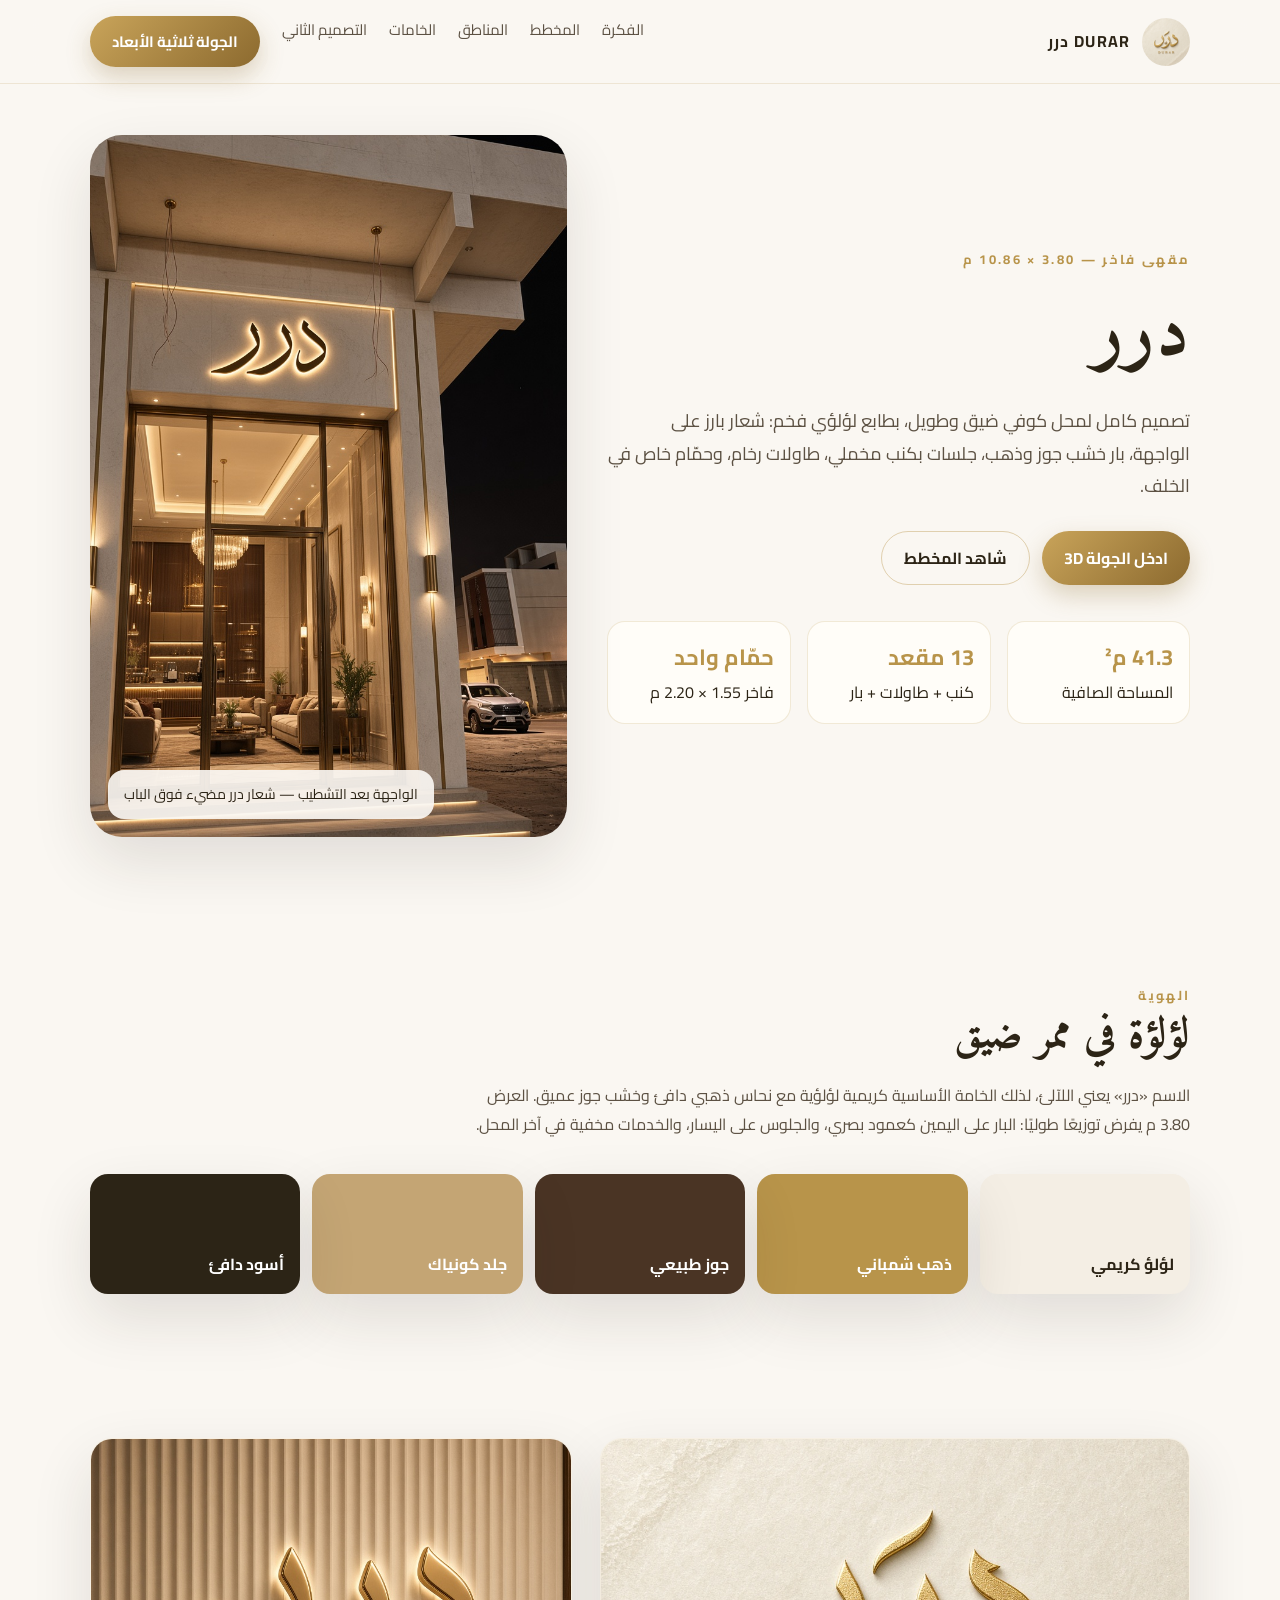
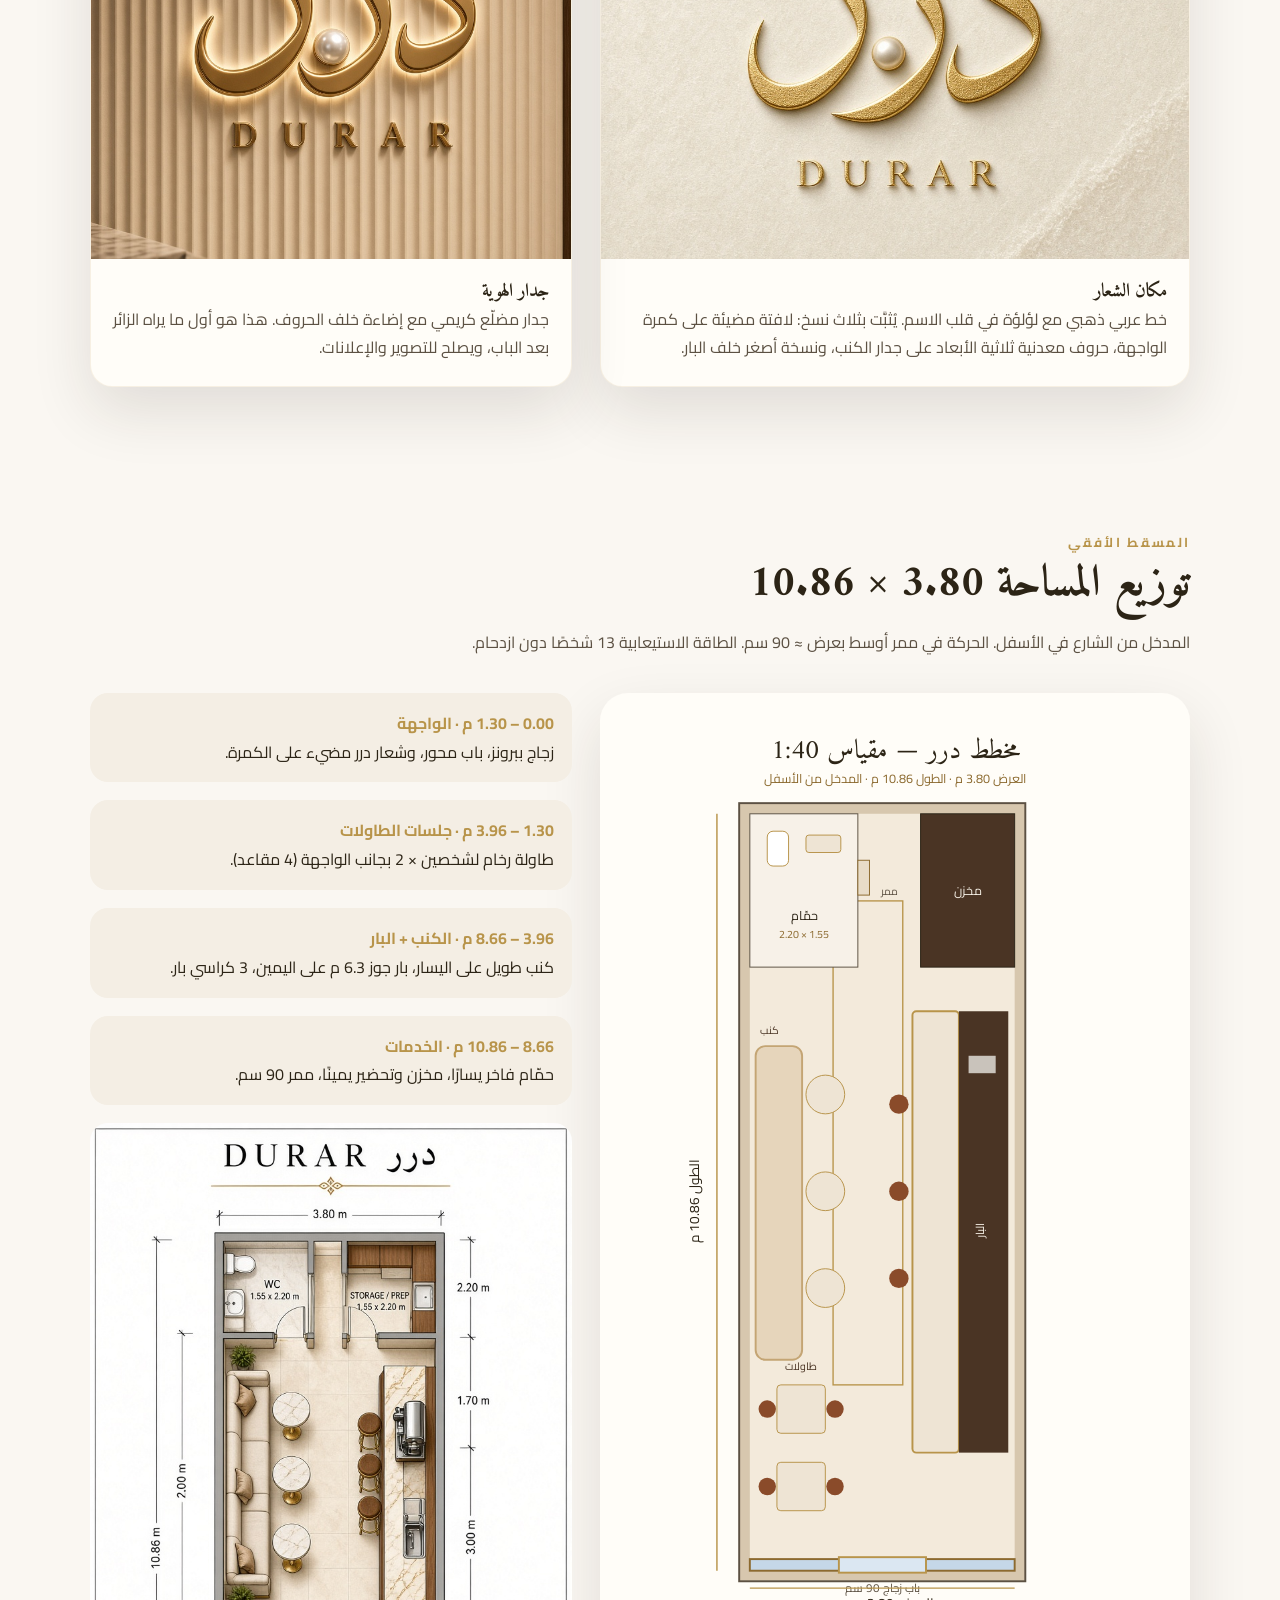
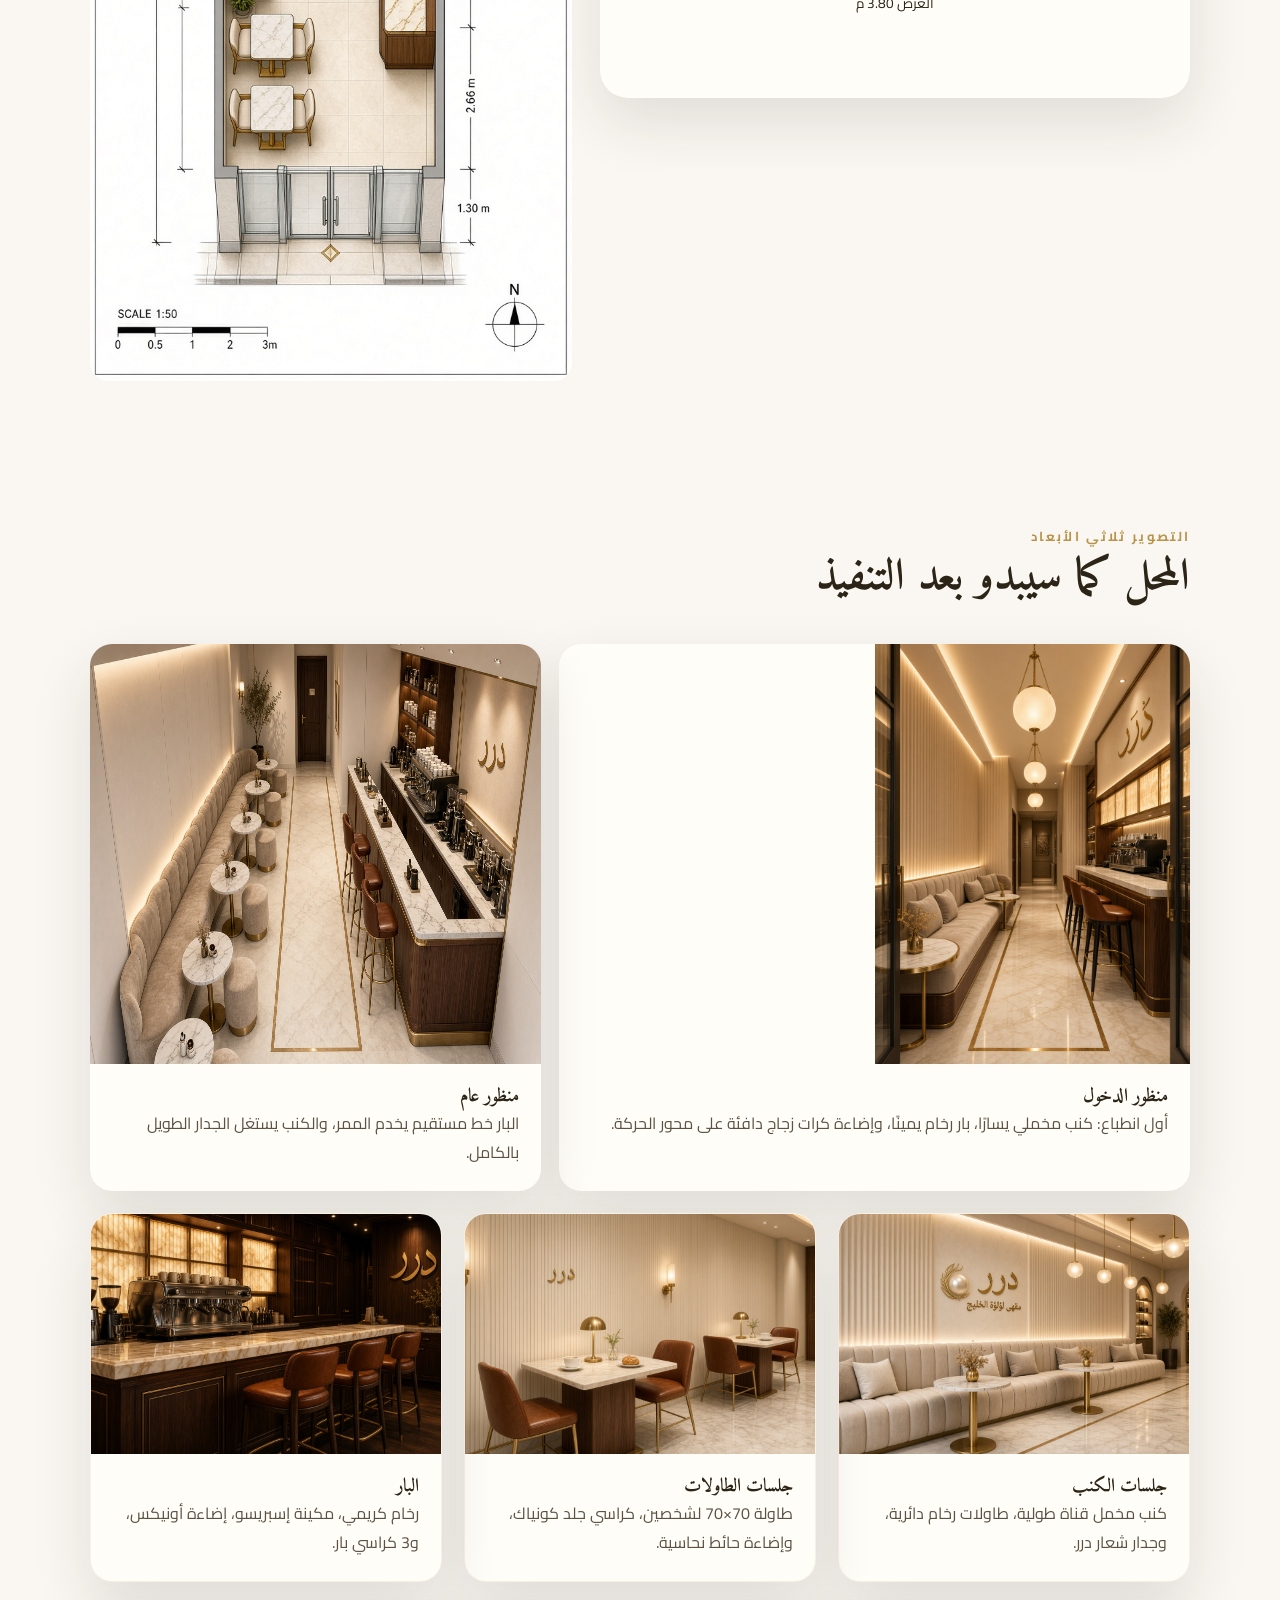
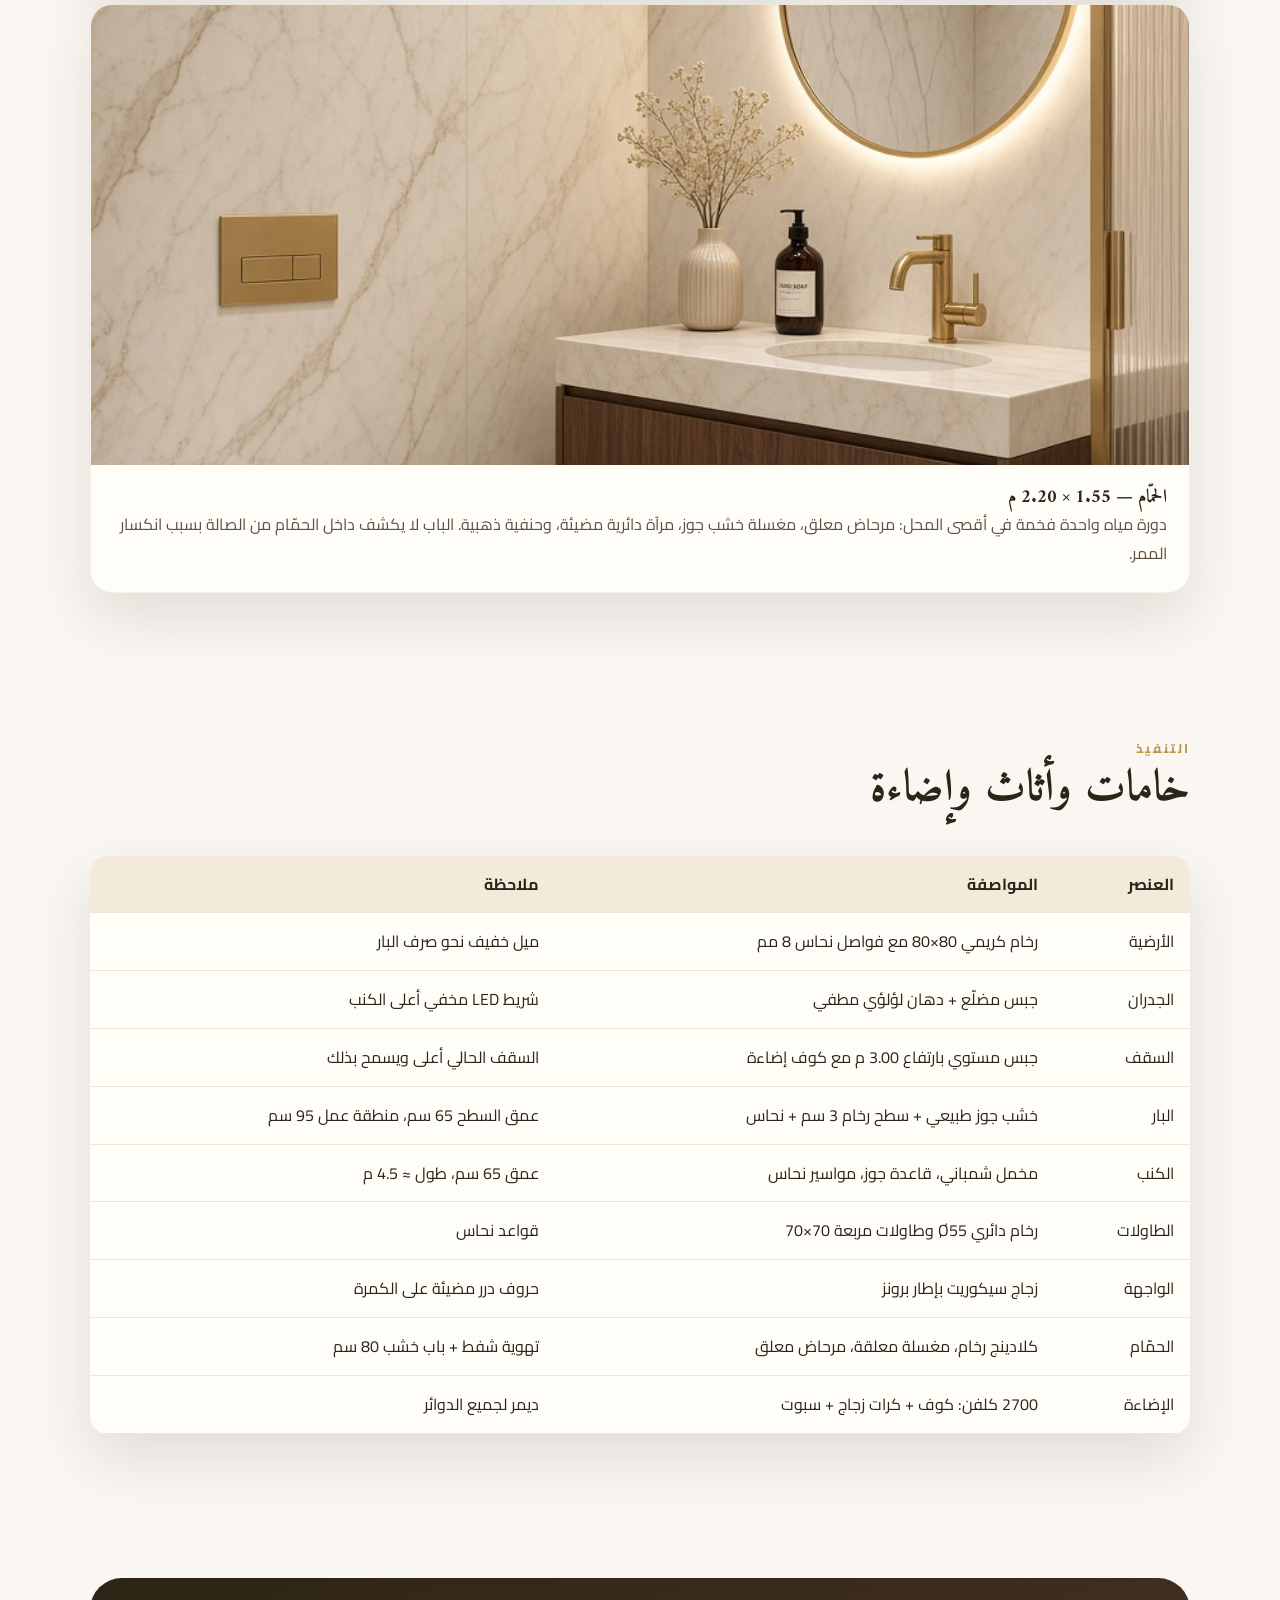
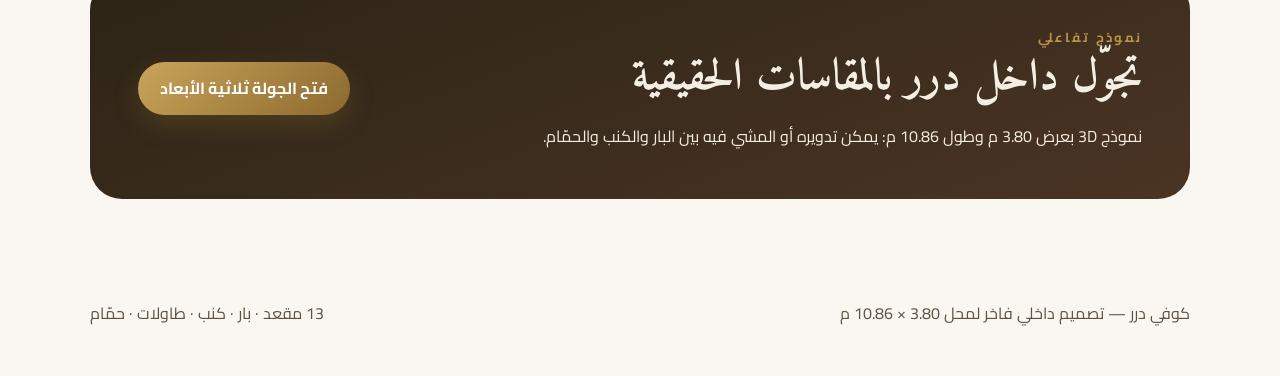
<file: index.html>
<!DOCTYPE html>
<html lang="ar" dir="rtl">
<head>
  <meta charset="UTF-8" />
  <meta name="viewport" content="width=device-width, initial-scale=1" />
  <title>درر — تصميم محل كوفي فخم</title>
  <link rel="preconnect" href="https://fonts.googleapis.com" />
  <link rel="preconnect" href="https://fonts.gstatic.com" crossorigin />
  <link href="https://fonts.googleapis.com/css2?family=Amiri:wght@700&family=Cairo:wght@400;600;700&display=swap" rel="stylesheet" />
  <link rel="stylesheet" href="css/style.css" />
</head>
<body>
  <nav class="nav">
    <div class="brand">
      <img src="assets/images/durar-logo.png" alt="شعار درر" />
      <span>DURAR درر</span>
    </div>
    <div class="nav-links">
      <a href="#concept">الفكرة</a>
      <a href="#plan">المخطط</a>
      <a href="#zones">المناطق</a>
      <a href="#materials">الخامات</a>
      <a href="design2.html">التصميم الثاني</a>
      <a href="tour.html" class="btn">الجولة ثلاثية الأبعاد</a>
    </div>
  </nav>

  <header class="hero">
    <div>
      <div class="eyebrow">مقهى فاخر — 3.80 × 10.86 م</div>
      <h1>درر</h1>
      <p class="lead">
        تصميم كامل لمحل كوفي ضيق وطويل، بطابع لؤلؤي فخم: شعار بارز على الواجهة،
        بار خشب جوز وذهب، جلسات بكنب مخملي، طاولات رخام، وحمّام خاص في الخلف.
      </p>
      <div class="hero-actions">
        <a class="btn" href="tour.html">ادخل الجولة 3D</a>
        <a class="btn ghost" href="#plan">شاهد المخطط</a>
      </div>
      <div class="stats">
        <div class="stat"><b>41.3 م²</b>المساحة الصافية</div>
        <div class="stat"><b>13 مقعد</b>كنب + طاولات + بار</div>
        <div class="stat"><b>حمّام واحد</b>فاخر 1.55 × 2.20 م</div>
      </div>
    </div>
    <div class="hero-visual">
      <img src="assets/images/durar-exterior-night.png" alt="واجهة محل درر ليلاً" />
      <div class="badge">الواجهة بعد التشطيب — شعار درر مضيء فوق الباب</div>
    </div>
  </header>

  <section id="concept">
    <div class="section-head">
      <div class="eyebrow">الهوية</div>
      <h2>لؤلؤة في ممر ضيق</h2>
      <p class="muted">
        الاسم «درر» يعني اللآلئ، لذلك الخامة الأساسية كريمية لؤلؤية مع نحاس ذهبي دافئ
        وخشب جوز عميق. العرض 3.80 م يفرض توزيعًا طوليًا: البار على اليمين كعمود بصري،
        والجلوس على اليسار، والخدمات مخفية في آخر المحل.
      </p>
    </div>
    <div class="palette">
      <div class="swatch" style="background:#f4eee4;color:#2c2416">لؤلؤ كريمي</div>
      <div class="swatch" style="background:#b8944a">ذهب شمباني</div>
      <div class="swatch" style="background:#4a3424">جوز طبيعي</div>
      <div class="swatch" style="background:#c4a574">جلد كونياك</div>
      <div class="swatch" style="background:#2c2416">أسود دافئ</div>
    </div>
  </section>

  <section>
    <div class="grid-2">
      <article class="card tall">
        <img src="assets/images/durar-logo.png" alt="شعار درر" />
        <div class="card-body">
          <h3>مكان الشعار</h3>
          <p class="muted">
            خط عربي ذهبي مع لؤلؤة في قلب الاسم. يُثبَّت بثلاث نسخ:
            لافتة مضيئة على كمرة الواجهة، حروف معدنية ثلاثية الأبعاد على جدار الكنب،
            ونسخة أصغر خلف البار.
          </p>
        </div>
      </article>
      <article class="card tall">
        <img src="assets/images/durar-logo-wall.png" alt="جدار شعار درر داخل المحل" />
        <div class="card-body">
          <h3>جدار الهوية</h3>
          <p class="muted">
            جدار مضلّع كريمي مع إضاءة خلف الحروف. هذا هو أول ما يراه الزائر بعد الباب،
            ويصلح للتصوير والإعلانات.
          </p>
        </div>
      </article>
    </div>
  </section>

  <section id="plan">
    <div class="section-head">
      <div class="eyebrow">المسقط الأفقي</div>
      <h2>توزيع المساحة 3.80 × 10.86</h2>
      <p class="muted">
        المدخل من الشارع في الأسفل. الحركة في ممر أوسط بعرض ≈ 90 سم.
        الطاقة الاستيعابية 13 شخصًا دون ازدحام.
      </p>
    </div>
    <div class="grid-2">
      <div class="plan-wrap">
        <svg class="plan-svg" viewBox="0 0 560 980" xmlns="http://www.w3.org/2000/svg" role="img" aria-label="مخطط محل درر">
          <rect width="560" height="980" fill="#fffdf8"/>
          <text x="280" y="42" text-anchor="middle" font-family="Amiri, serif" font-size="28" fill="#2c2416">مخطط درر — مقياس 1:40</text>
          <text x="280" y="68" text-anchor="middle" font-family="Cairo, sans-serif" font-size="13" fill="#8c6a2f">العرض 3.80 م  ·  الطول 10.86 م  ·  المدخل من الأسفل</text>

          <!-- scale: 1m = 72px, origin inner top-left at (130, 100) representing back-left of shop -->
          <g transform="translate(130,100)">
            <!-- outer walls, inner is 273.6 x 781.92 -->
            <rect x="-11" y="-11" width="295.6" height="803.92" fill="#d7c7ae" stroke="#5c5143" stroke-width="2"/>
            <rect x="0" y="0" width="273.6" height="781.92" fill="#f3eadb"/>

            <!-- brass floor inlay -->
            <rect x="86" y="90" width="72" height="500" fill="none" stroke="#b8944a" stroke-width="1.4"/>

            <!-- glass facade at bottom z=0 which is y=781.92 -->
            <rect x="0" y="770" width="273.6" height="12" fill="#c5d7e8" stroke="#8c6a2f" stroke-width="2"/>
            <rect x="92" y="768" width="90" height="16" fill="#dbe7f2" stroke="#b8944a" stroke-width="2"/>
            <text x="137" y="804" text-anchor="middle" font-size="12" fill="#5c5143" font-family="Cairo, sans-serif">باب زجاج 90 سم</text>

            <!-- two square tables near entrance: z=0.9-2.7 => y = 781.92 - z*72 -->
            <rect x="28" y="590" width="50" height="50" rx="4" fill="#eee4d4" stroke="#b8944a"/>
            <rect x="28" y="670" width="50" height="50" rx="4" fill="#eee4d4" stroke="#b8944a"/>
            <circle cx="18" cy="615" r="9" fill="#8a4b2a"/>
            <circle cx="88" cy="615" r="9" fill="#8a4b2a"/>
            <circle cx="18" cy="695" r="9" fill="#8a4b2a"/>
            <circle cx="88" cy="695" r="9" fill="#8a4b2a"/>
            <text x="53" y="575" text-anchor="middle" font-size="11" fill="#4a3424" font-family="Cairo, sans-serif">طاولات</text>

            <!-- sofa left z=3.05 to 7.55 -->
            <rect x="6" y="240" width="48" height="324" rx="10" fill="#e6d5bb" stroke="#c4a574" stroke-width="2"/>
            <circle cx="78" cy="290" r="20" fill="#eee4d4" stroke="#b8944a"/>
            <circle cx="78" cy="390" r="20" fill="#eee4d4" stroke="#b8944a"/>
            <circle cx="78" cy="490" r="20" fill="#eee4d4" stroke="#b8944a"/>
            <text x="30" y="228" font-size="11" fill="#4a3424" font-family="Cairo, sans-serif">كنب</text>

            <!-- bar right z=1.7 to 8.05 -->
            <rect x="168" y="204" width="48" height="456" rx="4" fill="#eee4d4" stroke="#b8944a" stroke-width="2"/>
            <rect x="216" y="204" width="51" height="456" fill="#4a3424"/>
            <circle cx="154" cy="300" r="10" fill="#8a4b2a"/>
            <circle cx="154" cy="390" r="10" fill="#8a4b2a"/>
            <circle cx="154" cy="480" r="10" fill="#8a4b2a"/>
            <rect x="226" y="250" width="28" height="18" fill="#c9c3bb"/>
            <text x="242" y="430" text-anchor="middle" font-size="12" fill="#f4eee4" font-family="Cairo, sans-serif" transform="rotate(-90 242 430)">البار</text>

            <!-- back service z=8.66-10.86 => y=0 to 158.4 -->
            <rect x="0" y="0" width="111.6" height="158.4" fill="#f7f1e8" stroke="#5c5143"/>
            <rect x="176.4" y="0" width="97.2" height="158.4" fill="#4a3424" stroke="#2c2416"/>
            <rect x="18" y="18" width="22" height="36" rx="6" fill="#ffffff" stroke="#b8944a"/>
            <rect x="58" y="22" width="36" height="18" rx="3" fill="#eee4d4" stroke="#b8944a"/>
            <text x="56" y="110" text-anchor="middle" font-size="13" fill="#2c2416" font-family="Cairo, sans-serif">حمّام</text>
            <text x="56" y="128" text-anchor="middle" font-size="11" fill="#8c6a2f" font-family="Cairo, sans-serif">1.55 × 2.20</text>
            <text x="225" y="84" text-anchor="middle" font-size="13" fill="#f4eee4" font-family="Cairo, sans-serif">مخزن</text>
            <text x="144" y="84" text-anchor="middle" font-size="11" fill="#5c5143" font-family="Cairo, sans-serif">ممر</text>
            <rect x="111.6" y="48" width="12" height="36" fill="#e8dcc8" stroke="#8c6a2f"/>
          </g>

          <!-- dimensions -->
          <text x="280" y="920" text-anchor="middle" font-size="14" fill="#2c2416" font-family="Cairo, sans-serif">العرض 3.80 م</text>
          <line x1="130" y1="900" x2="403.6" y2="900" stroke="#b8944a" stroke-width="1.5"/>
          <text x="78" y="500" text-anchor="middle" font-size="14" fill="#2c2416" font-family="Cairo, sans-serif" transform="rotate(-90 78 500)">الطول 10.86 م</text>
          <line x1="96" y1="100" x2="96" y2="882" stroke="#b8944a" stroke-width="1.5"/>
        </svg>
      </div>
      <div class="zones">
        <div class="zone"><b>0.00 – 1.30 م · الواجهة</b><br />زجاج ببرونز، باب محور، وشعار درر مضيء على الكمرة.</div>
        <div class="zone"><b>1.30 – 3.96 م · جلسات الطاولات</b><br />طاولة رخام لشخصين × 2 بجانب الواجهة (4 مقاعد).</div>
        <div class="zone"><b>3.96 – 8.66 م · الكنب + البار</b><br />كنب طويل على اليسار، بار جوز 6.3 م على اليمين، 3 كراسي بار.</div>
        <div class="zone"><b>8.66 – 10.86 م · الخدمات</b><br />حمّام فاخر يسارًا، مخزن وتحضير يمينًا، ممر 90 سم.</div>
        <img src="assets/images/durar-floorplan-accurate.png" alt="مخطط أثاث ملون لمحل درر" style="border-radius:18px" />
      </div>
    </div>
  </section>

  <section id="zones">
    <div class="section-head">
      <div class="eyebrow">التصوير ثلاثي الأبعاد</div>
      <h2>المحل كما سيبدو بعد التنفيذ</h2>
    </div>
    <div class="gallery">
      <article class="shot">
        <img src="assets/images/durar-interior-entrance.png" alt="منظور الدخول إلى المحل" />
        <div class="shot-body">
          <h3>منظور الدخول</h3>
          <p class="muted">أول انطباع: كنب مخملي يسارًا، بار رخام يمينًا، وإضاءة كرات زجاج دافئة على محور الحركة.</p>
        </div>
      </article>
      <article class="shot">
        <img src="assets/images/durar-isometric.png" alt="منظور علوي لكامل المحل" />
        <div class="shot-body">
          <h3>منظور عام</h3>
          <p class="muted">البار خط مستقيم يخدم الممر، والكنب يستغل الجدار الطويل بالكامل.</p>
        </div>
      </article>
    </div>
    <div class="grid-3" style="margin-top:22px">
      <article class="card">
        <img src="assets/images/durar-sofa-lounge.png" alt="جلسات الكنب" />
        <div class="card-body">
          <h3>جلسات الكنب</h3>
          <p class="muted">كنب مخمل قناة طولية، طاولات رخام دائرية، وجدار شعار درر.</p>
        </div>
      </article>
      <article class="card">
        <img src="assets/images/durar-tables.png" alt="جلسات الطاولات" />
        <div class="card-body">
          <h3>جلسات الطاولات</h3>
          <p class="muted">طاولة 70×70 لشخصين، كراسي جلد كونياك، وإضاءة حائط نحاسية.</p>
        </div>
      </article>
      <article class="card">
        <img src="assets/images/durar-bar.png" alt="بار درر" />
        <div class="card-body">
          <h3>البار</h3>
          <p class="muted">رخام كريمي، مكينة إسبريسو، إضاءة أونيكس، و3 كراسي بار.</p>
        </div>
      </article>
    </div>
    <article class="card" style="margin-top:22px">
      <img src="assets/images/durar-bathroom.png" alt="حمام محل درر" style="height:460px;object-fit:cover" />
      <div class="card-body">
        <h3>الحمّام — 1.55 × 2.20 م</h3>
        <p class="muted">
          دورة مياه واحدة فخمة في أقصى المحل: مرحاض معلق، مغسلة خشب جوز، مرآة دائرية مضيئة،
          وحنفية ذهبية. الباب لا يكشف داخل الحمّام من الصالة بسبب انكسار الممر.
        </p>
      </div>
    </article>
  </section>

  <section id="materials">
    <div class="section-head">
      <div class="eyebrow">التنفيذ</div>
      <h2>خامات وأثاث وإضاءة</h2>
    </div>
    <table>
      <thead>
        <tr><th>العنصر</th><th>المواصفة</th><th>ملاحظة</th></tr>
      </thead>
      <tbody>
        <tr><td>الأرضية</td><td>رخام كريمي 80×80 مع فواصل نحاس 8 مم</td><td>ميل خفيف نحو صرف البار</td></tr>
        <tr><td>الجدران</td><td>جبس مضلّع + دهان لؤلؤي مطفي</td><td>شريط LED مخفي أعلى الكنب</td></tr>
        <tr><td>السقف</td><td>جبس مستوي بارتفاع 3.00 م مع كوف إضاءة</td><td>السقف الحالي أعلى ويسمح بذلك</td></tr>
        <tr><td>البار</td><td>خشب جوز طبيعي + سطح رخام 3 سم + نحاس</td><td>عمق السطح 65 سم، منطقة عمل 95 سم</td></tr>
        <tr><td>الكنب</td><td>مخمل شمباني، قاعدة جوز، مواسير نحاس</td><td>عمق 65 سم، طول ≈ 4.5 م</td></tr>
        <tr><td>الطاولات</td><td>رخام دائري Ø55 وطاولات مربعة 70×70</td><td>قواعد نحاس</td></tr>
        <tr><td>الواجهة</td><td>زجاج سيكوريت بإطار برونز</td><td>حروف درر مضيئة على الكمرة</td></tr>
        <tr><td>الحمّام</td><td>كلادينج رخام، مغسلة معلقة، مرحاض معلق</td><td>تهوية شفط + باب خشب 80 سم</td></tr>
        <tr><td>الإضاءة</td><td>2700 كلفن: كوف + كرات زجاج + سبوت</td><td>ديمر لجميع الدوائر</td></tr>
      </tbody>
    </table>
  </section>

  <section>
    <div class="cta">
      <div>
        <div class="eyebrow">نموذج تفاعلي</div>
        <h2>تجوّل داخل درر بالمقاسات الحقيقية</h2>
        <p>نموذج 3D بعرض 3.80 م وطول 10.86 م: يمكن تدويره أو المشي فيه بين البار والكنب والحمّام.</p>
      </div>
      <a class="btn" href="tour.html">فتح الجولة ثلاثية الأبعاد</a>
    </div>
  </section>

  <footer>
    <span>كوفي درر — تصميم داخلي فاخر لمحل 3.80 × 10.86 م</span>
    <span>13 مقعد · بار · كنب · طاولات · حمّام</span>
  </footer>
</body>
</html>
</file>
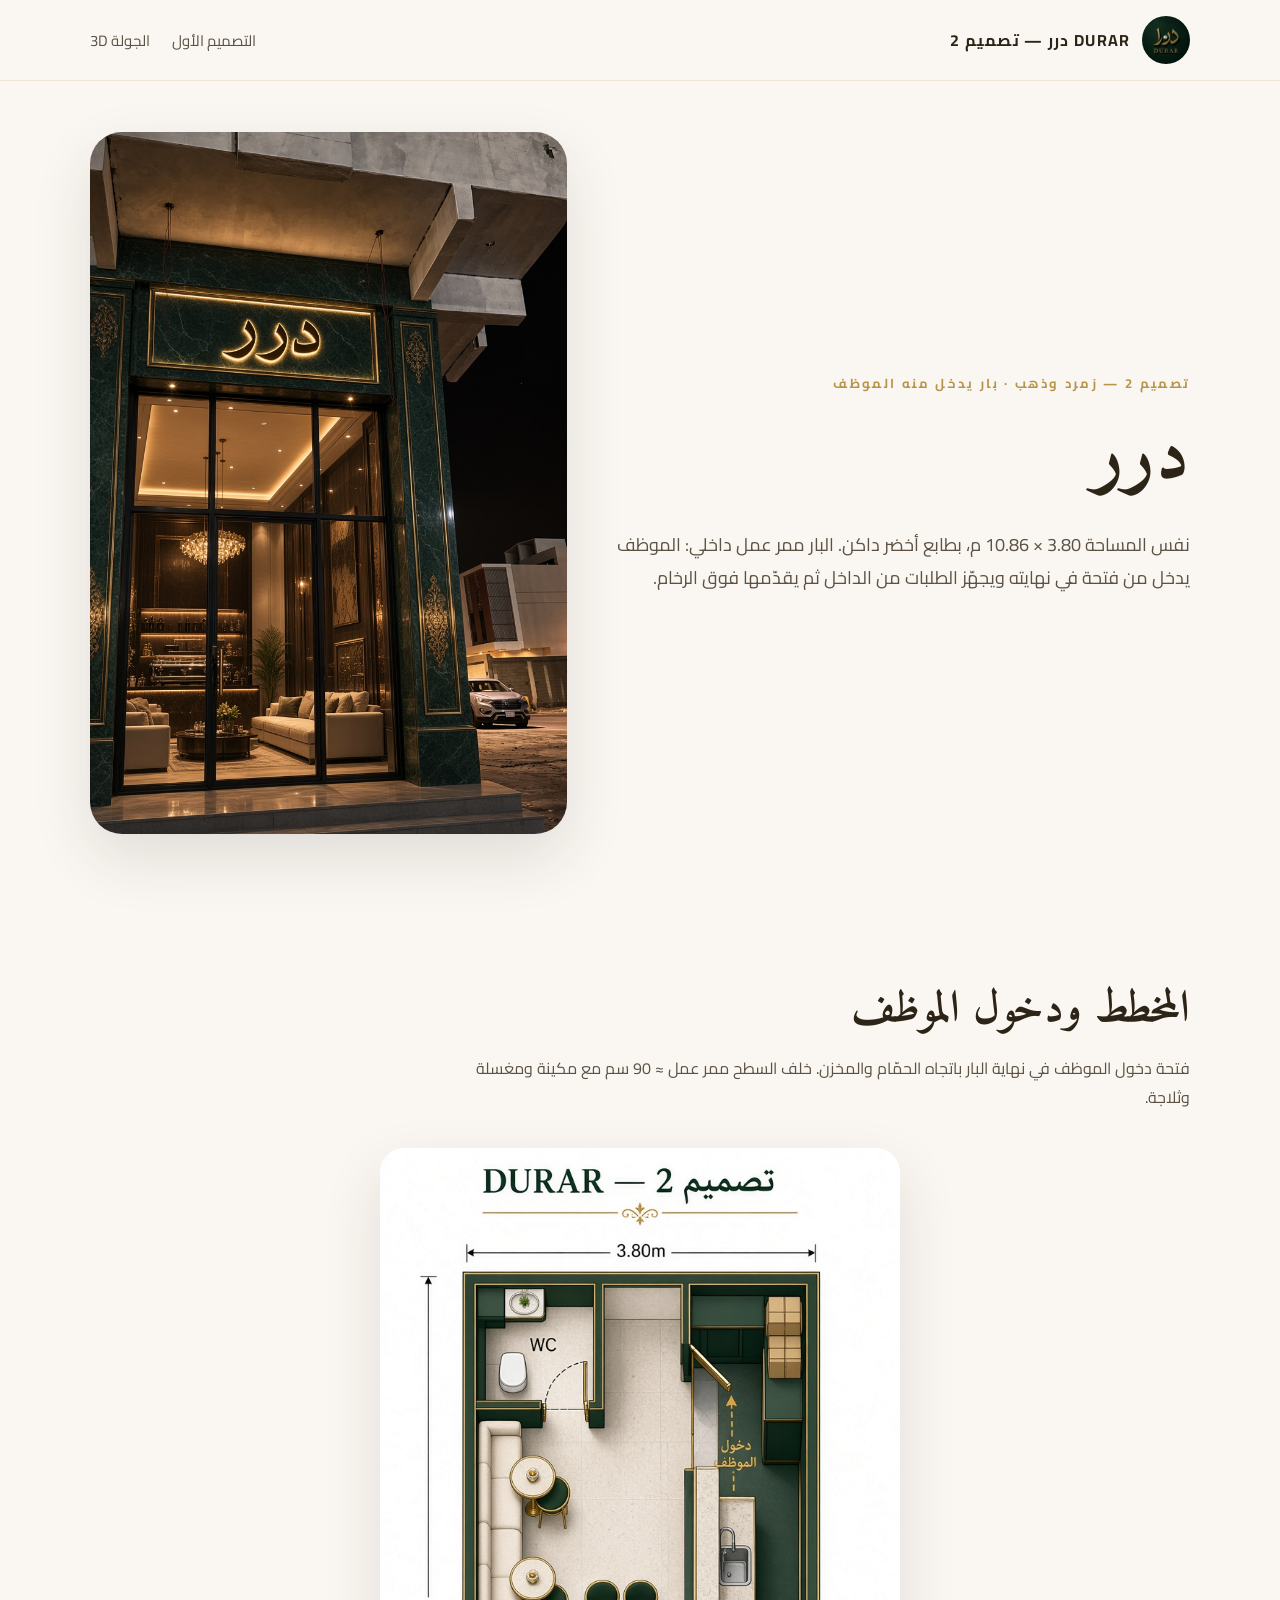
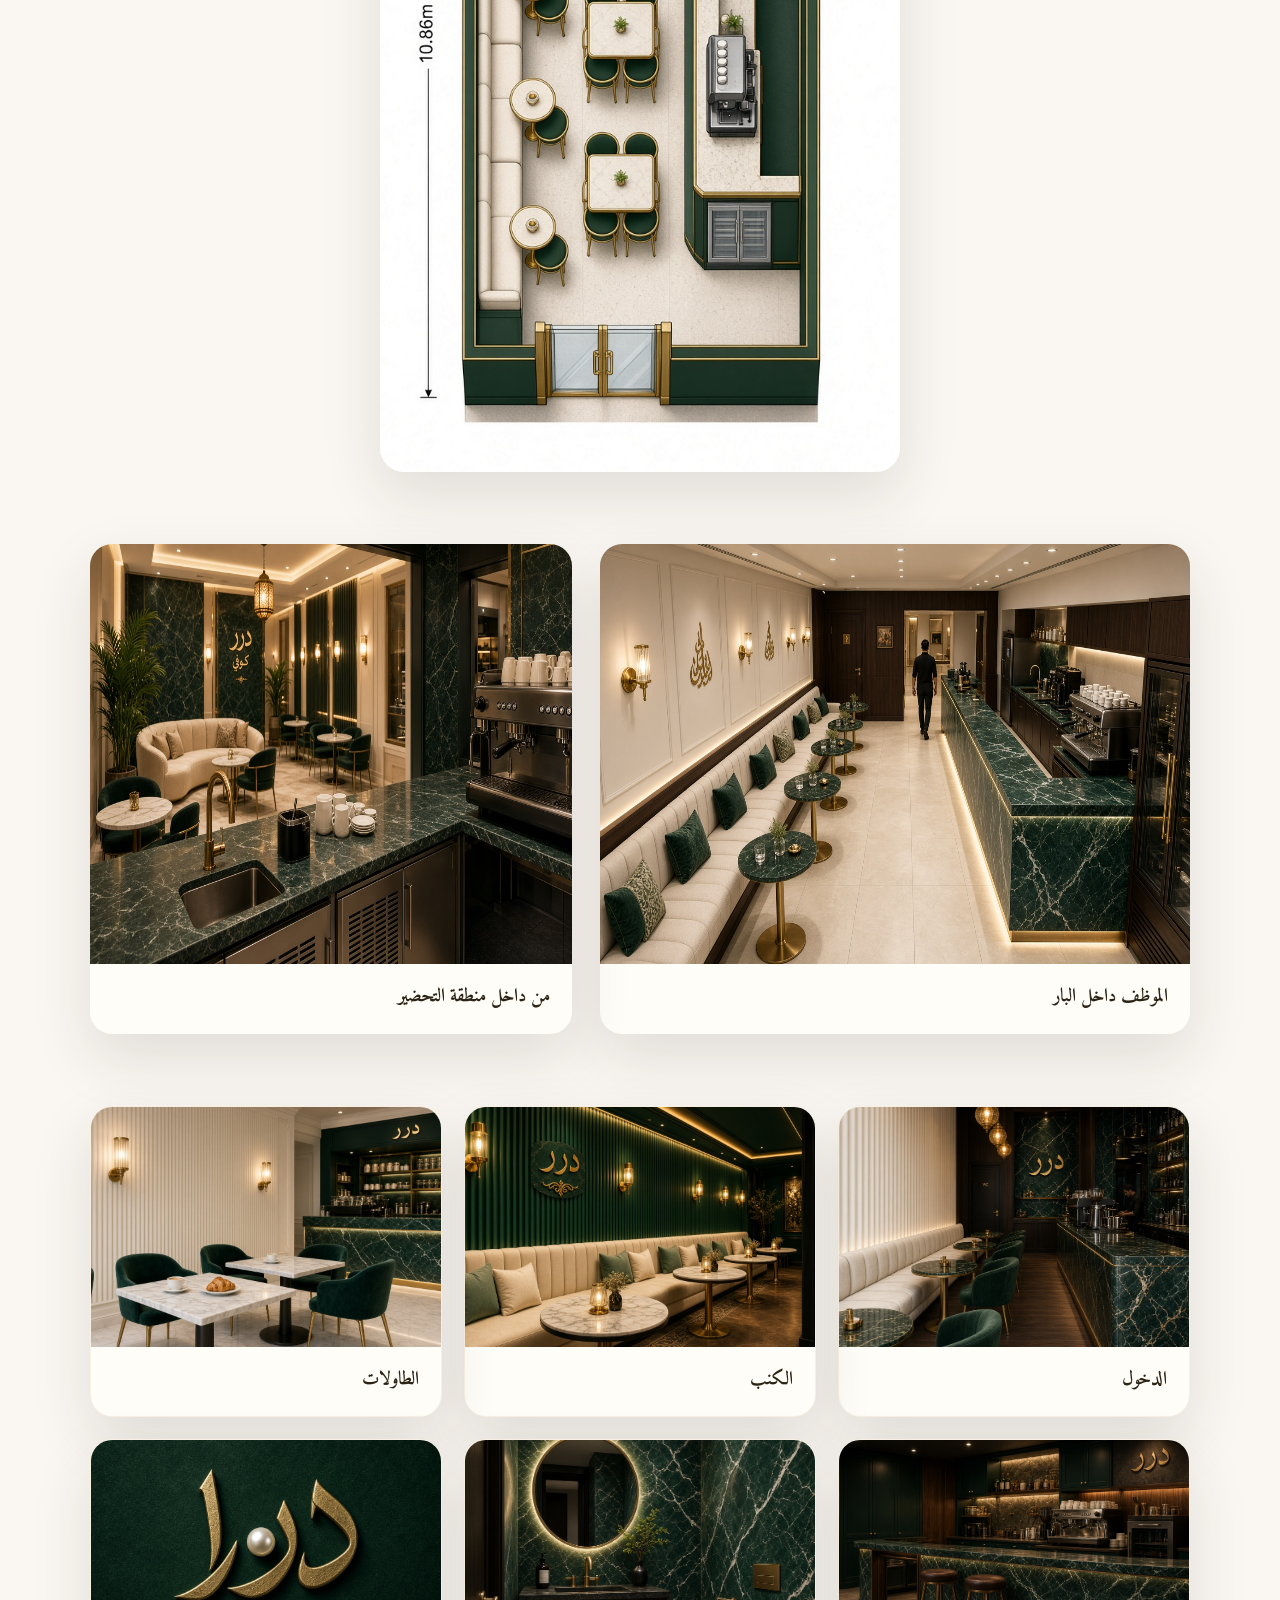
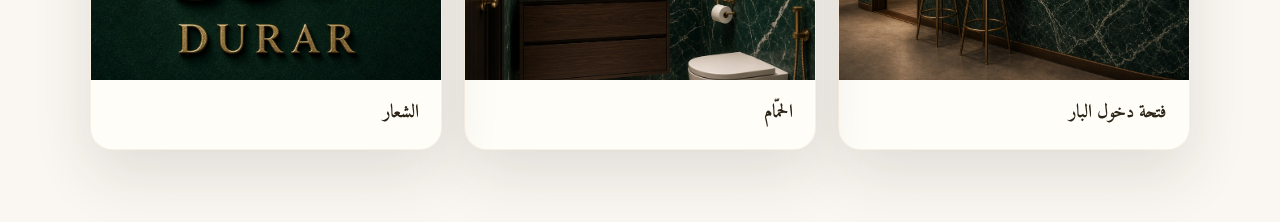
<file: design2.html>
<!DOCTYPE html>
<html lang="ar" dir="rtl">
<head>
  <meta charset="UTF-8" />
  <meta name="viewport" content="width=device-width, initial-scale=1" />
  <title>درر — التصميم الثاني (بار دخول الموظف)</title>
  <link rel="preconnect" href="https://fonts.googleapis.com" />
  <link href="https://fonts.googleapis.com/css2?family=Amiri:wght@700&family=Cairo:wght@400;600;700&display=swap" rel="stylesheet" />
  <link rel="stylesheet" href="css/style.css" />
</head>
<body>
  <nav class="nav">
    <div class="brand">
      <img src="assets/images/design2/logo.png" alt="شعار درر" />
      <span>DURAR درر — تصميم 2</span>
    </div>
    <div class="nav-links">
      <a href="index.html">التصميم الأول</a>
      <a href="tour.html">الجولة 3D</a>
    </div>
  </nav>
  <header class="hero">
    <div>
      <div class="eyebrow">تصميم 2 — زمرد وذهب · بار يدخل منه الموظف</div>
      <h1>درر</h1>
      <p class="lead">نفس المساحة 3.80 × 10.86 م، بطابع أخضر داكن. البار ممر عمل داخلي: الموظف يدخل من فتحة في نهايته ويجهّز الطلبات من الداخل ثم يقدّمها فوق الرخام.</p>
    </div>
    <div class="hero-visual">
      <img src="assets/images/design2/exterior.png" alt="واجهة درر التصميم الثاني" />
    </div>
  </header>
  <section>
    <div class="section-head">
      <h2>المخطط ودخول الموظف</h2>
      <p class="muted">فتحة دخول الموظف في نهاية البار باتجاه الحمّام والمخزن. خلف السطح ممر عمل ≈ 90 سم مع مكينة ومغسلة وثلاجة.</p>
    </div>
    <img src="assets/images/design2/floorplan.png" alt="مخطط التصميم الثاني" style="width:100%;max-width:520px;margin:0 auto;border-radius:24px;box-shadow:var(--shadow)" />
  </section>
  <section class="grid-2" style="padding-top:0">
    <article class="shot"><img src="assets/images/design2/isometric.png" alt="منظور عام" /><div class="shot-body"><h3>الموظف داخل البار</h3></div></article>
    <article class="shot"><img src="assets/images/design2/bar-inside.png" alt="من داخل البار" /><div class="shot-body"><h3>من داخل منطقة التحضير</h3></div></article>
  </section>
  <section class="grid-3" style="padding-top:0">
    <article class="card"><img src="assets/images/design2/entrance.png" alt="الدخول" /><div class="card-body"><h3>الدخول</h3></div></article>
    <article class="card"><img src="assets/images/design2/sofa.png" alt="كنب" /><div class="card-body"><h3>الكنب</h3></div></article>
    <article class="card"><img src="assets/images/design2/tables.png" alt="طاولات" /><div class="card-body"><h3>الطاولات</h3></div></article>
    <article class="card"><img src="assets/images/design2/bar-opening.png" alt="فتحة البار" /><div class="card-body"><h3>فتحة دخول البار</h3></div></article>
    <article class="card"><img src="assets/images/design2/bathroom.png" alt="حمام" /><div class="card-body"><h3>الحمّام</h3></div></article>
    <article class="card"><img src="assets/images/design2/logo.png" alt="شعار" /><div class="card-body"><h3>الشعار</h3></div></article>
  </section>
</body>
</html>
</file>
<file: css/style.css>
:root {
  --cream: #f4eee4;
  --cream-dark: #e8dcc8;
  --pearl: #faf7f2;
  --ink: #2c2416;
  --ink-soft: #5c5143;
  --gold: #b8944a;
  --gold-light: #d4b56a;
  --walnut: #4a3424;
  --white: #fffdf8;
  --shadow: 0 24px 60px rgba(44, 36, 22, 0.12);
  --radius: 22px;
}

* {
  box-sizing: border-box;
  margin: 0;
  padding: 0;
}

html {
  scroll-behavior: smooth;
}

body {
  font-family: "Cairo", "Segoe UI", Tahoma, sans-serif;
  background: var(--pearl);
  color: var(--ink);
  line-height: 1.8;
  direction: rtl;
}

img {
  max-width: 100%;
  display: block;
}

a {
  color: inherit;
  text-decoration: none;
}

.nav {
  position: sticky;
  top: 0;
  z-index: 40;
  display: flex;
  justify-content: space-between;
  align-items: center;
  padding: 16px 7vw;
  background: rgba(250, 247, 242, 0.92);
  backdrop-filter: blur(16px);
  border-bottom: 1px solid rgba(184, 148, 74, 0.18);
}

.brand {
  display: flex;
  align-items: center;
  gap: 12px;
  font-weight: 700;
  letter-spacing: 0.08em;
}

.brand img {
  width: 48px;
  height: 48px;
  object-fit: cover;
  border-radius: 50%;
}

.nav-links {
  display: flex;
  gap: 22px;
  font-size: 15px;
  color: var(--ink-soft);
}

.nav-links a:hover,
.btn:hover {
  color: var(--gold);
}

.btn {
  display: inline-flex;
  align-items: center;
  justify-content: center;
  gap: 8px;
  background: linear-gradient(135deg, #c9a45a, #8c6a2f);
  color: white;
  padding: 12px 22px;
  border-radius: 999px;
  font-weight: 700;
  border: 0;
  cursor: pointer;
  box-shadow: 0 10px 24px rgba(140, 106, 47, 0.28);
}

.btn.ghost {
  background: transparent;
  color: var(--ink);
  border: 1px solid rgba(184, 148, 74, 0.4);
  box-shadow: none;
}

.hero {
  min-height: 92vh;
  display: grid;
  grid-template-columns: 1.1fr 0.9fr;
  gap: 40px;
  align-items: center;
  padding: 48px 7vw 72px;
}

.eyebrow {
  color: var(--gold);
  font-weight: 700;
  letter-spacing: 0.18em;
  font-size: 13px;
}

h1,
h2,
h3 {
  font-family: "Amiri", serif;
  line-height: 1.35;
}

h1 {
  font-size: clamp(42px, 6vw, 78px);
  margin: 12px 0 18px;
}

h2 {
  font-size: clamp(28px, 4vw, 44px);
  margin-bottom: 14px;
}

.lead {
  font-size: 18px;
  color: var(--ink-soft);
  max-width: 620px;
}

.hero-actions {
  display: flex;
  gap: 12px;
  margin-top: 28px;
  flex-wrap: wrap;
}

.stats {
  display: grid;
  grid-template-columns: repeat(3, minmax(0, 1fr));
  gap: 16px;
  margin-top: 36px;
}

.stat {
  background: var(--white);
  border: 1px solid rgba(184, 148, 74, 0.2);
  border-radius: 18px;
  padding: 16px;
}

.stat b {
  display: block;
  font-size: 22px;
  color: var(--gold);
}

.hero-visual {
  position: relative;
}

.hero-visual img {
  width: 100%;
  height: 78vh;
  object-fit: cover;
  border-radius: 32px;
  box-shadow: var(--shadow);
}

.badge {
  position: absolute;
  left: 18px;
  bottom: 18px;
  background: rgba(250, 247, 242, 0.92);
  padding: 12px 16px;
  border-radius: 16px;
  font-size: 14px;
}

section {
  padding: 72px 7vw;
}

.section-head {
  max-width: 720px;
  margin-bottom: 36px;
}

.palette {
  display: grid;
  grid-template-columns: repeat(5, 1fr);
  gap: 12px;
}

.swatch {
  border-radius: 18px;
  min-height: 120px;
  padding: 16px;
  display: flex;
  align-items: flex-end;
  color: white;
  font-weight: 700;
  box-shadow: var(--shadow);
}

.grid-2 {
  display: grid;
  grid-template-columns: 1.1fr 0.9fr;
  gap: 28px;
  align-items: start;
}

.grid-3 {
  display: grid;
  grid-template-columns: repeat(3, 1fr);
  gap: 22px;
}

.card {
  background: var(--white);
  border-radius: var(--radius);
  overflow: hidden;
  box-shadow: var(--shadow);
  border: 1px solid rgba(184, 148, 74, 0.12);
}

.card img {
  width: 100%;
  height: 240px;
  object-fit: cover;
}

.card.tall img,
.shot img {
  height: 420px;
}

.card-body,
.shot-body {
  padding: 20px 22px 24px;
}

.muted {
  color: var(--ink-soft);
}

.plan-wrap {
  background: var(--white);
  border-radius: 28px;
  padding: 24px;
  box-shadow: var(--shadow);
  overflow: auto;
}

.plan-svg {
  width: 100%;
  min-width: 320px;
  height: auto;
}

.zones {
  display: grid;
  gap: 18px;
}

.zone {
  background: var(--cream);
  border-radius: 18px;
  padding: 16px 18px;
}

.zone b {
  color: var(--gold);
}

.gallery {
  display: grid;
  grid-template-columns: 1.4fr 1fr;
  gap: 18px;
}

.shot {
  background: var(--white);
  border-radius: var(--radius);
  overflow: hidden;
  box-shadow: var(--shadow);
}

table {
  width: 100%;
  border-collapse: collapse;
  background: var(--white);
  border-radius: 18px;
  overflow: hidden;
  box-shadow: var(--shadow);
}

th,
td {
  padding: 14px 16px;
  text-align: right;
  border-bottom: 1px solid #efe6d6;
}

th {
  background: #f3eadb;
  font-weight: 700;
}

.cta {
  background: linear-gradient(160deg, #2c2416, #4a3424);
  color: var(--cream);
  border-radius: 32px;
  padding: 48px;
  display: flex;
  justify-content: space-between;
  align-items: center;
  gap: 20px;
}

.cta h2,
.cta p {
  color: var(--cream);
}

footer {
  padding: 28px 7vw 48px;
  color: var(--ink-soft);
  display: flex;
  justify-content: space-between;
  gap: 12px;
  flex-wrap: wrap;
}

@media (max-width: 980px) {
  .hero,
  .grid-2,
  .grid-3,
  .gallery,
  .palette,
  .cta,
  .nav {
    grid-template-columns: 1fr;
    display: flex;
    flex-direction: column;
  }

  .nav-links {
    flex-wrap: wrap;
    justify-content: center;
  }

  .hero-visual img,
  .card.tall img,
  .shot img {
    height: 52vh;
  }

  .stats {
    grid-template-columns: 1fr;
  }
}
</file>
